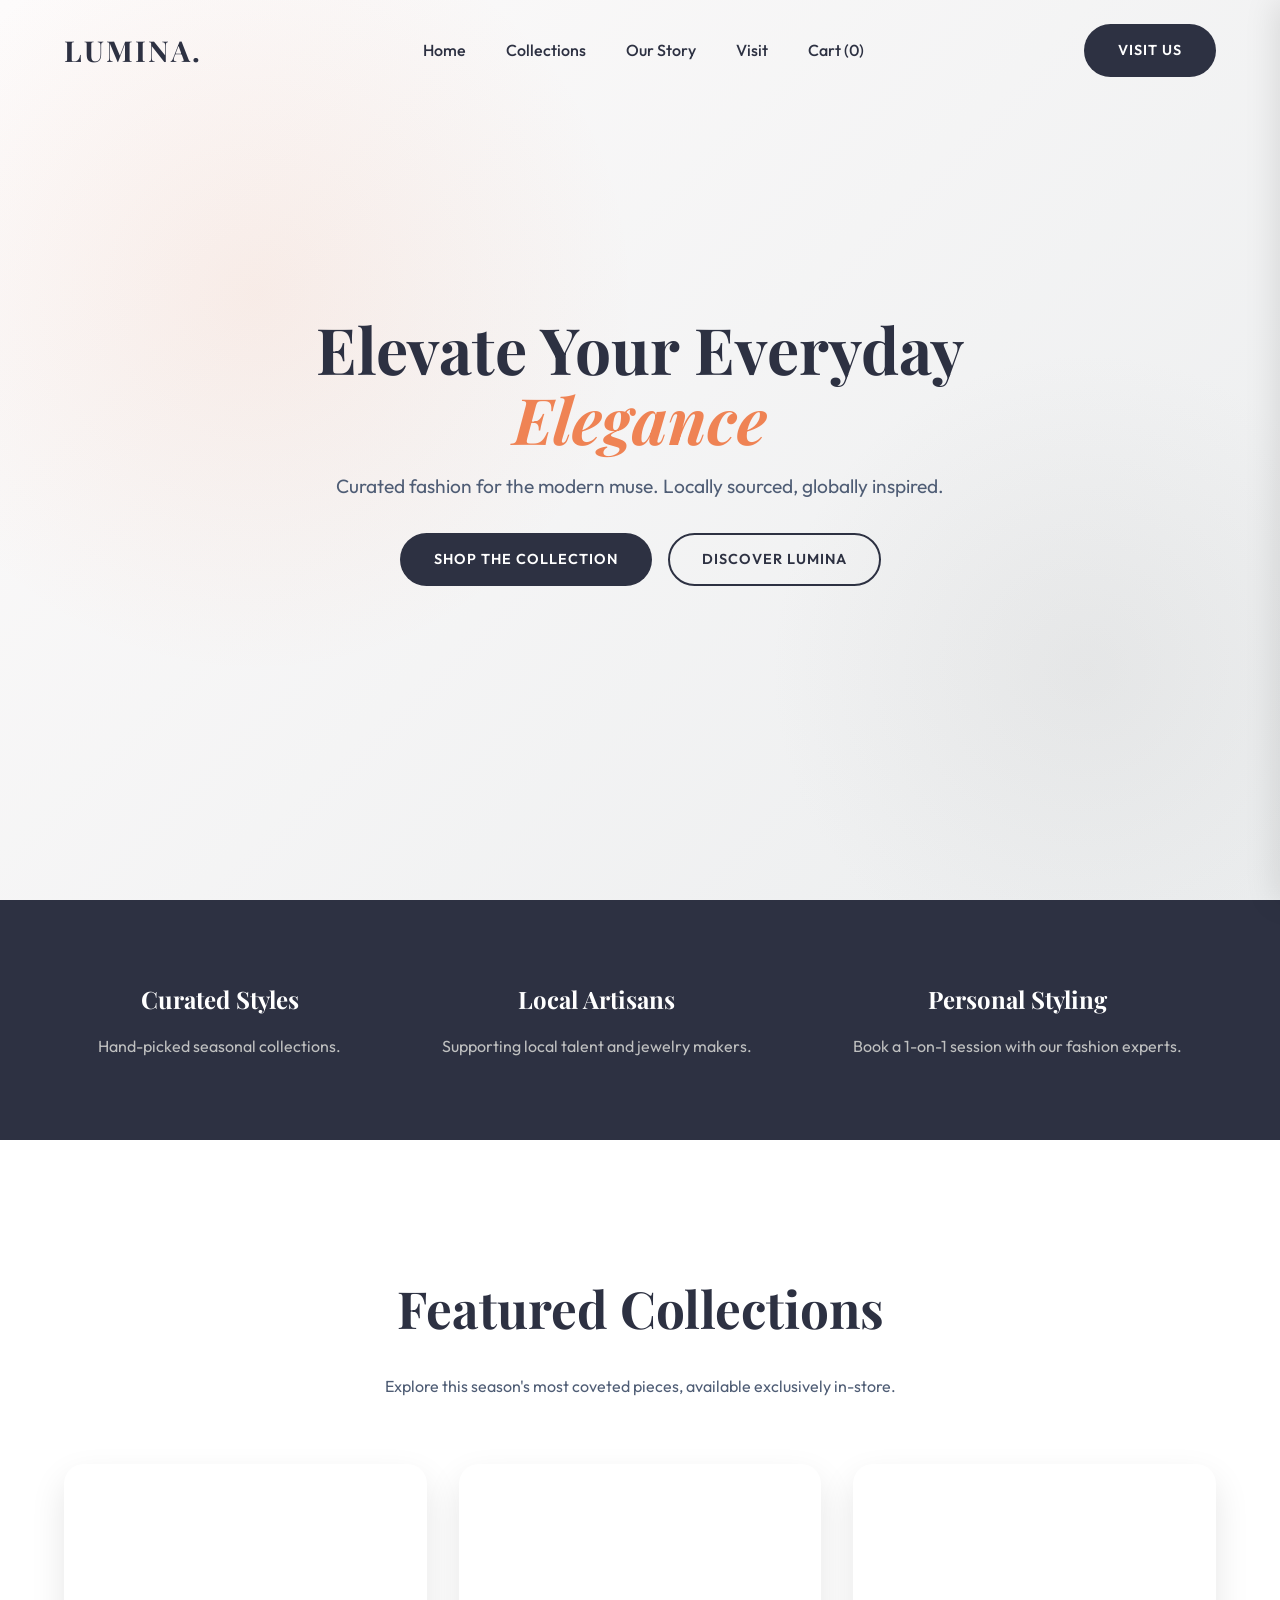
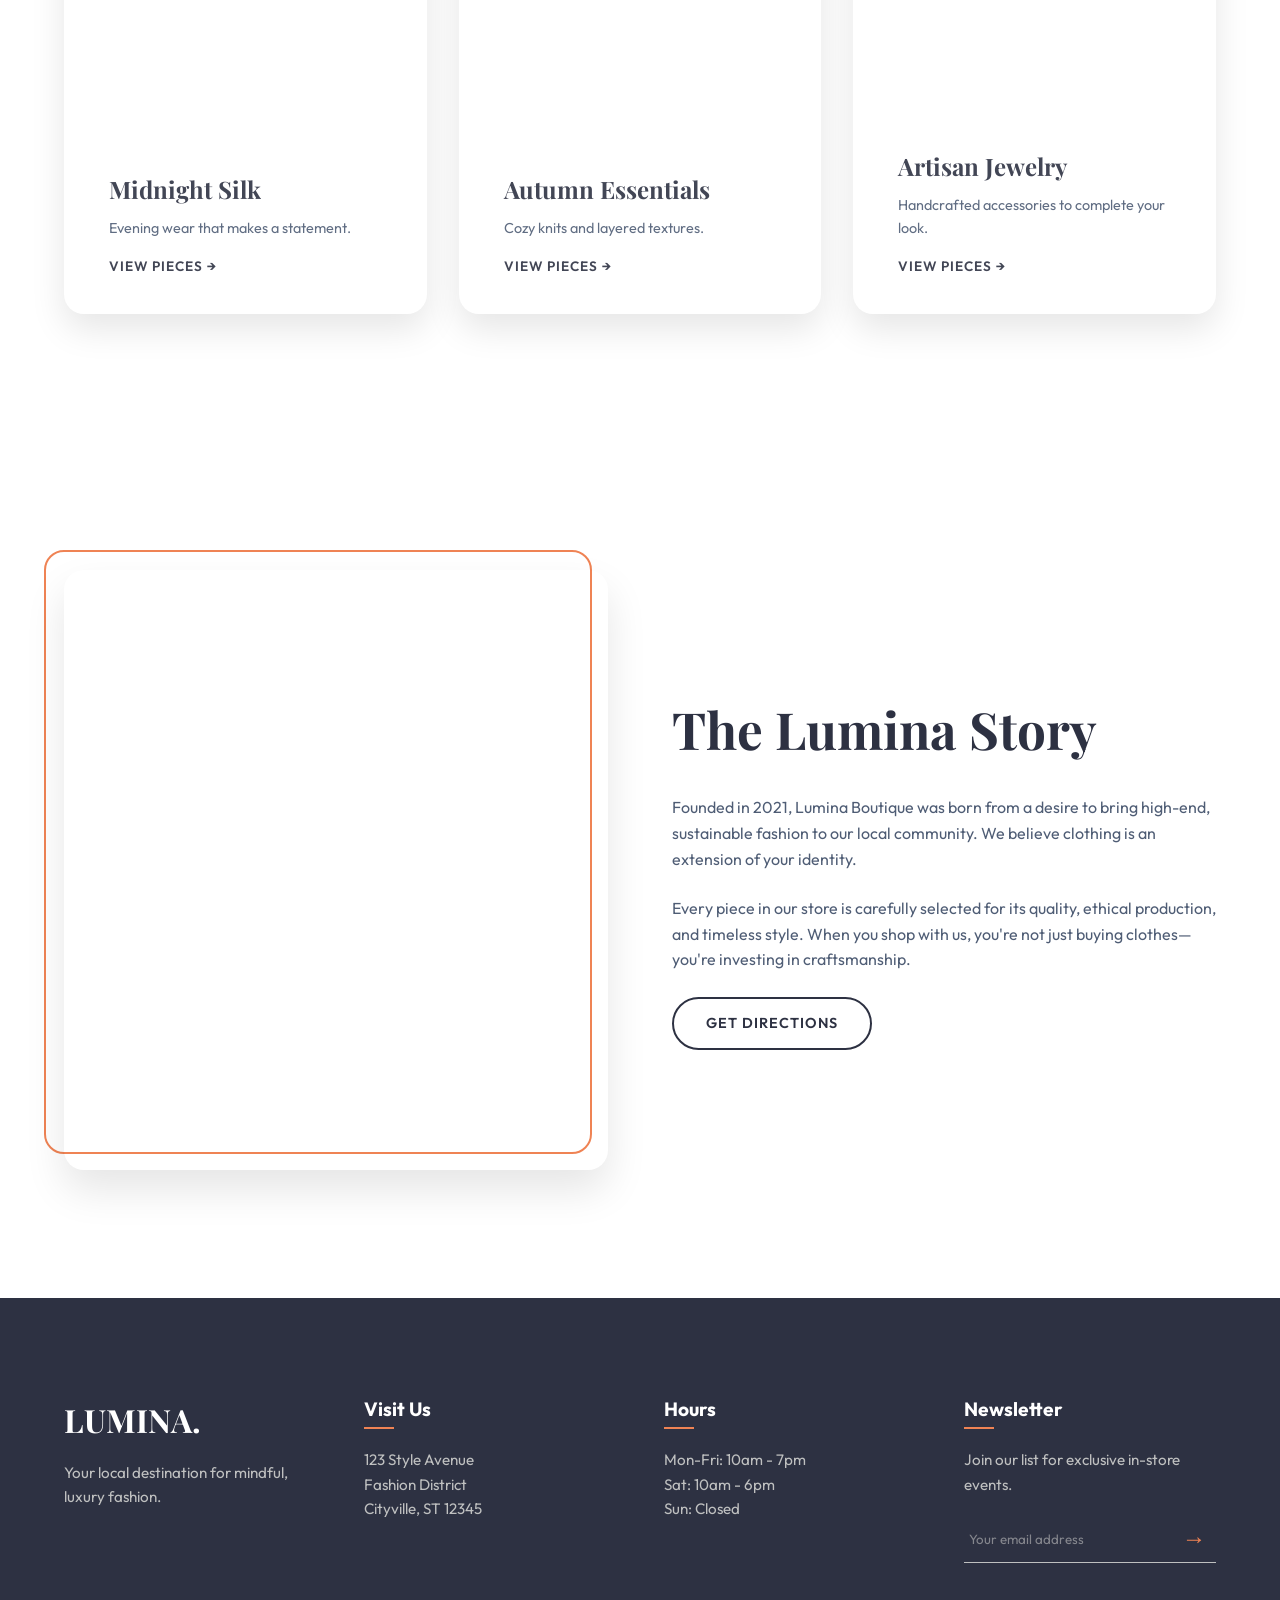
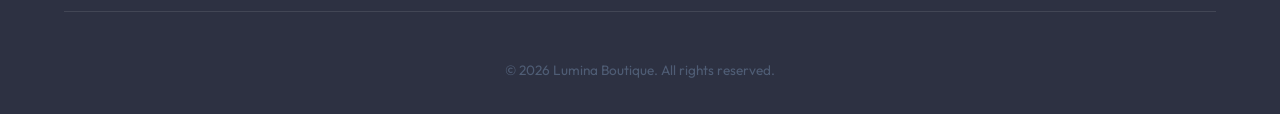
<file: index.html>
<!DOCTYPE html>
<html lang="en">
<head>
    <meta charset="UTF-8">
    <meta name="viewport" content="width=device-width, initial-scale=1.0">
    <title>Lumina Boutique | Local Luxury Clothing</title>
    <meta name="description" content="Discover premium local fashion, jewelry, and accessories at Lumina Boutique.">
    <!-- Google Fonts -->
    <link rel="preconnect" href="https://fonts.googleapis.com">
    <link rel="preconnect" href="https://fonts.gstatic.com" crossorigin>
    <link href="https://fonts.googleapis.com/css2?family=Outfit:wght@300;400;600;800&family=Playfair+Display:ital,wght@0,400;0,700;1,400&display=swap" rel="stylesheet">
    <link rel="stylesheet" href="style.css">
</head>
<body>
    <nav class="navbar" id="navbar">
        <div class="nav-container">
            <a href="#" class="logo">LUMINA.</a>
            <ul class="nav-links">
                <li><a href="#home">Home</a></li>
                <li><a href="collections.html">Collections</a></li>
                <li><a href="#about">Our Story</a></li>
                <li><a href="#visit">Visit</a></li>
                <li><a href="#" class="cart-icon" onclick="toggleCart(event)">Cart (<span id="cart-count">0</span>)</a></li>
            </ul>
            <div class="nav-extra">
                <a href="#visit" class="btn primary">Visit Us</a>
            </div>
            <div class="menu-toggle" id="mobile-menu">
                <span class="bar"></span>
                <span class="bar"></span>
                <span class="bar"></span>
            </div>
        </div>
    </nav>

    <header class="hero" id="home">
        <div class="hero-content reveal">
            <h1 class="hero-title">Elevate Your Everyday <span class="highlight">Elegance</span></h1>
            <p class="hero-subtitle">Curated fashion for the modern muse. Locally sourced, globally inspired.</p>
            <div class="hero-actions">
                <a href="#collections" class="btn primary">Shop the Collection</a>
                <a href="#about" class="btn secondary">Discover Lumina</a>
            </div>
        </div>
    </header>

    <section class="features">
        <div class="feature-wrap reveal">
            <div class="feature-item">
                <h3>Curated Styles</h3>
                <p>Hand-picked seasonal collections.</p>
            </div>
            <div class="feature-item">
                <h3>Local Artisans</h3>
                <p>Supporting local talent and jewelry makers.</p>
            </div>
            <div class="feature-item">
                <h3>Personal Styling</h3>
                <p>Book a 1-on-1 session with our fashion experts.</p>
            </div>
        </div>
    </section>

    <section class="collections" id="collections">
        <div class="section-header reveal">
            <h2>Featured Collections</h2>
            <p>Explore this season's most coveted pieces, available exclusively in-store.</p>
        </div>
        
        <div class="collection-grid">
            <!-- Card 1 -->
            <div class="card reveal-card">
                <div class="card-image bg-img-1"></div>
                <div class="card-content glassmorphism">
                    <h3>Midnight Silk</h3>
                    <p>Evening wear that makes a statement.</p>
                    <a href="collections.html" class="link-btn">View Pieces &rarr;</a>
                </div>
            </div>
            <!-- Card 2 -->
            <div class="card reveal-card">
                <div class="card-image bg-img-2"></div>
                <div class="card-content glassmorphism">
                    <h3>Autumn Essentials</h3>
                    <p>Cozy knits and layered textures.</p>
                    <a href="collections.html" class="link-btn">View Pieces &rarr;</a>
                </div>
            </div>
            <!-- Card 3 -->
            <div class="card reveal-card">
                <div class="card-image bg-img-3"></div>
                <div class="card-content glassmorphism">
                    <h3>Artisan Jewelry</h3>
                    <p>Handcrafted accessories to complete your look.</p>
                    <a href="collections.html" class="link-btn">View Pieces &rarr;</a>
                </div>
            </div>
        </div>
    </section>

    <section class="split-section" id="about">
        <div class="split-image reveal-left js-reveal">
            <div class="img-wrapper bg-img-4"></div>
        </div>
        <div class="split-text reveal-right js-reveal">
            <h2>The Lumina Story</h2>
            <p>Founded in 2021, Lumina Boutique was born from a desire to bring high-end, sustainable fashion to our local community. We believe clothing is an extension of your identity.</p>
            <p>Every piece in our store is carefully selected for its quality, ethical production, and timeless style. When you shop with us, you're not just buying clothes—you're investing in craftsmanship.</p>
            <a href="#visit" class="btn outline">Get Directions</a>
        </div>
    </section>

    <footer id="visit">
        <div class="footer-container reveal">
            <div class="footer-col">
                <a href="#" class="footer-logo">LUMINA.</a>
                <p>Your local destination for mindful, luxury fashion.</p>
            </div>
            <div class="footer-col">
                <h4>Visit Us</h4>
                <p>123 Style Avenue<br>Fashion District<br>Cityville, ST 12345</p>
            </div>
            <div class="footer-col">
                <h4>Hours</h4>
                <p>Mon-Fri: 10am - 7pm<br>Sat: 10am - 6pm<br>Sun: Closed</p>
            </div>
            <div class="footer-col newsletter">
                <h4>Newsletter</h4>
                <p>Join our list for exclusive in-store events.</p>
                <form class="subscribe-form" action="#" onsubmit="event.preventDefault();">
                    <input type="email" placeholder="Your email address" required>
                    <button type="submit">&rarr;</button>
                </form>
            </div>
        </div>
        <div class="footer-bottom">
            <p>&copy; 2026 Lumina Boutique. All rights reserved.</p>
        </div>
    </footer>

    <script src="script.js"></script>

    <!-- Cart Sidebar -->
    <div id="cart-sidebar" class="cart-sidebar">
        <div class="cart-header">
            <h2>Your Cart</h2>
            <button class="close-cart" onclick="toggleCart(event)">&times;</button>
        </div>
        <div class="cart-items" id="cart-items">
            <!-- Cart items will be injected here -->
            <p class="empty-cart">Your cart is empty.</p>
        </div>
        <div class="cart-footer">
            <div class="cart-total">
                <span>Total:</span>
                <span id="cart-total-price">$0.00</span>
            </div>
            <button class="btn primary" style="width: 100%; margin-top: 1rem;">Checkout</button>
        </div>
    </div>
    <div id="cart-overlay" class="cart-overlay" onclick="toggleCart(event)"></div>
</body>
</html>
</file>
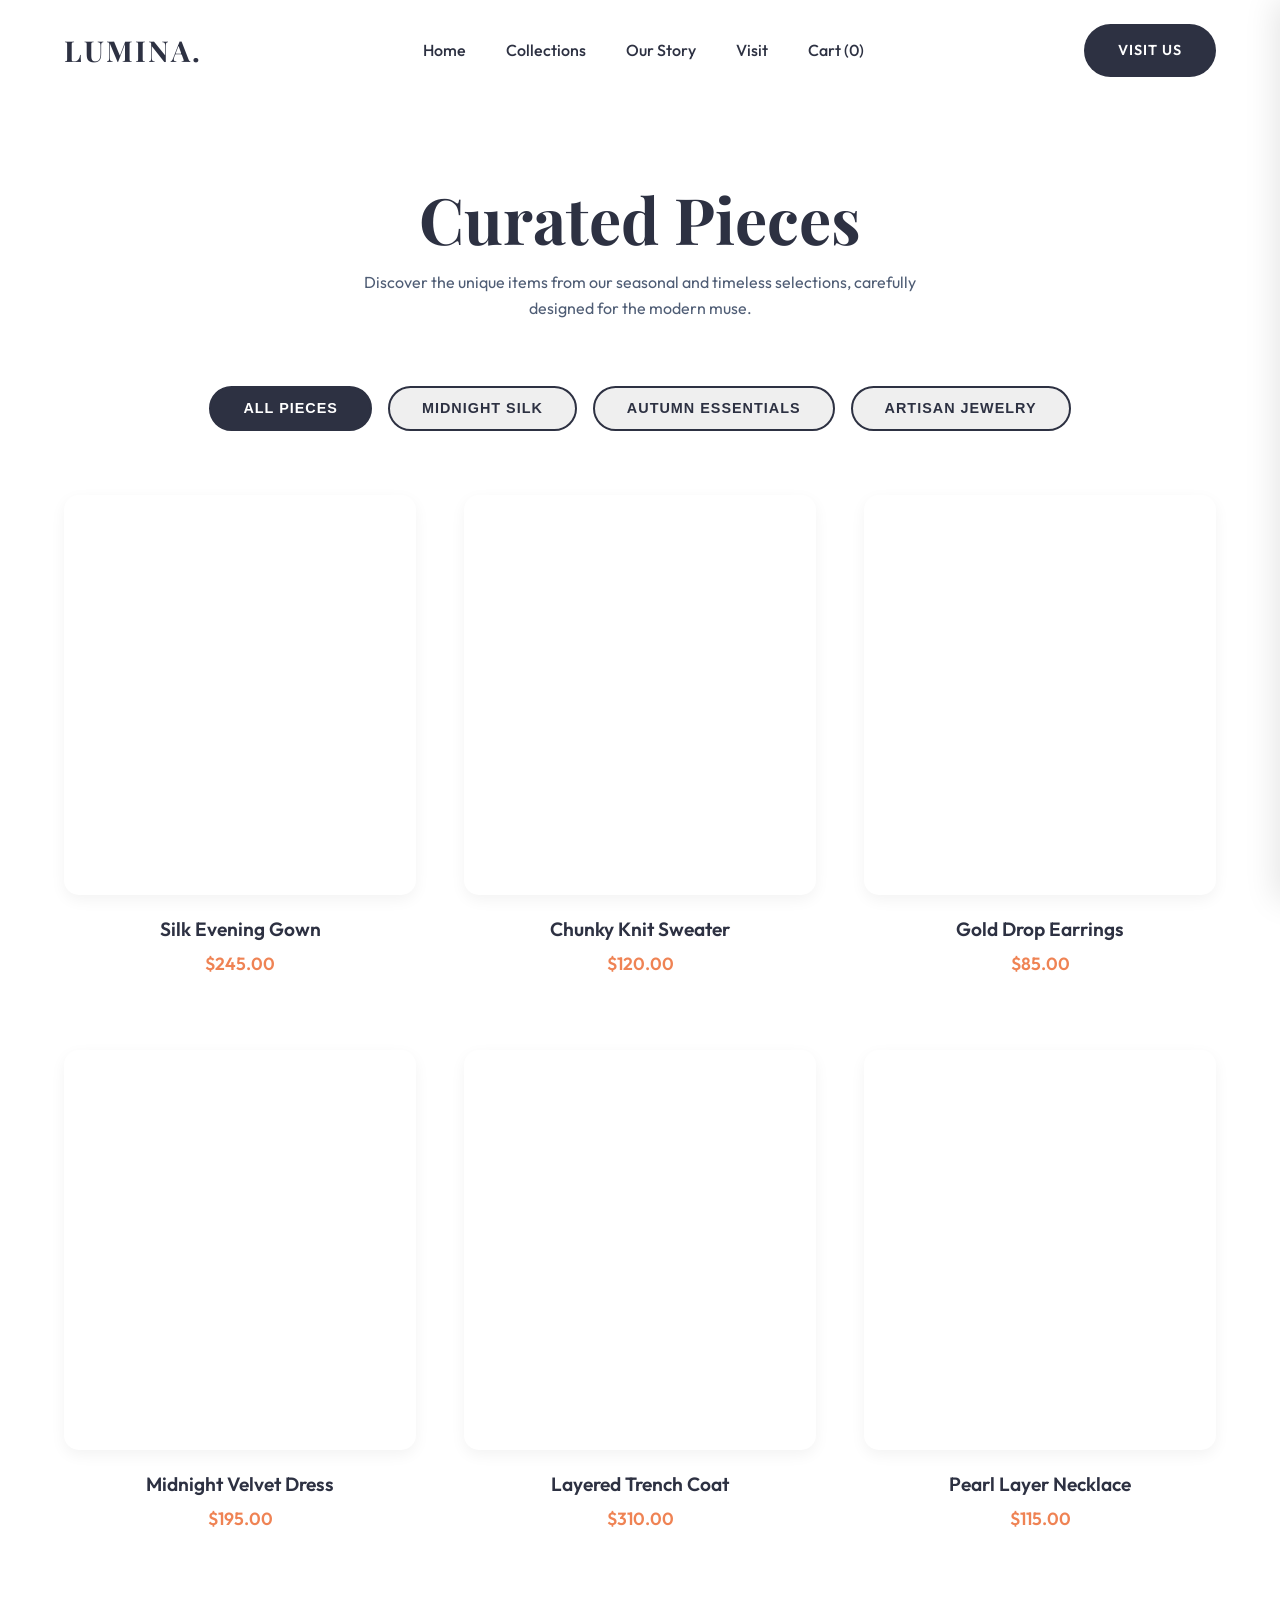
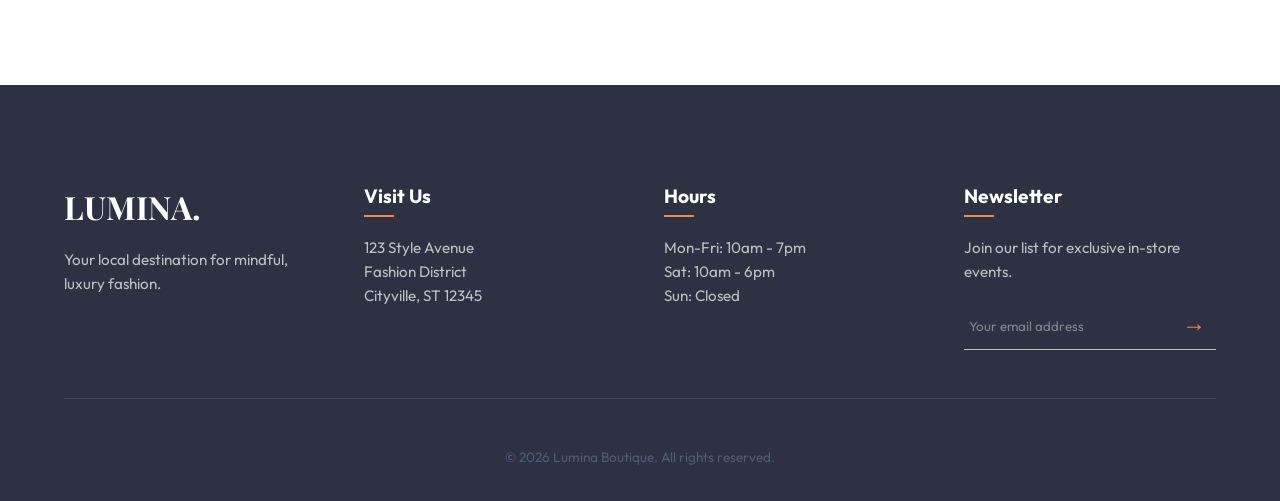
<file: collections.html>
<!DOCTYPE html>
<html lang="en">
<head>
    <meta charset="UTF-8">
    <meta name="viewport" content="width=device-width, initial-scale=1.0">
    <title>Collections | Lumina Boutique</title>
    <!-- Google Fonts -->
    <link rel="preconnect" href="https://fonts.googleapis.com">
    <link rel="preconnect" href="https://fonts.gstatic.com" crossorigin>
    <link href="https://fonts.googleapis.com/css2?family=Outfit:wght@300;400;600;800&family=Playfair+Display:ital,wght@0,400;0,700;1,400&display=swap" rel="stylesheet">
    <link rel="stylesheet" href="style.css">
    <style>
        .product-img {
            height: 400px;
            background-size: cover;
            background-position: center;
            border-radius: 15px;
            margin-bottom: 1.2rem;
            transition: var(--transition);
            cursor: pointer;
            position: relative;
            overflow: hidden;
            box-shadow: 0 5px 15px rgba(0,0,0,0.05);
        }
        .product-img:hover {
            transform: translateY(-5px);
            box-shadow: 0 15px 30px rgba(0,0,0,0.15);
        }
        .product-card {
            text-align: center;
        }
        .product-card h3 {
            font-family: 'Outfit', sans-serif;
            font-size: 1.2rem;
            margin-bottom: 0.3rem;
            font-weight: 600;
        }
        .price {
            color: var(--accent);
            font-weight: 600;
            font-size: 1.1rem;
        }
        .collection-filter {
            display: flex;
            justify-content: center;
            flex-wrap: wrap;
            gap: 1rem;
            margin-bottom: 4rem;
        }
        .collection-filter .btn.active {
            background-color: var(--primary);
            color: #fff;
            border-color: var(--primary);
        }
    </style>
</head>
<body>
    <nav class="navbar scrolled" id="navbar">
        <div class="nav-container">
            <a href="INDEX.HTML" class="logo">LUMINA.</a>
            <ul class="nav-links">
                <li><a href="INDEX.HTML#home">Home</a></li>
                <li><a href="collections.html">Collections</a></li>
                <li><a href="INDEX.HTML#about">Our Story</a></li>
                <li><a href="INDEX.HTML#visit">Visit</a></li>
                <li><a href="#" class="cart-icon" onclick="toggleCart(event)">Cart (<span id="cart-count">0</span>)</a></li>
            </ul>
            <div class="nav-extra">
                <a href="INDEX.HTML#visit" class="btn primary">Visit Us</a>
            </div>
            <div class="menu-toggle" id="mobile-menu">
                <span class="bar"></span>
                <span class="bar"></span>
                <span class="bar"></span>
            </div>
        </div>
    </nav>

    <header class="page-header" style="margin-top: 120px; text-align: center; padding: 4rem 5% 2rem;">
        <h1 class="reveal">Curated Pieces</h1>
        <p class="reveal" style="max-width: 600px; margin: 0 auto;">Discover the unique items from our seasonal and timeless selections, carefully designed for the modern muse.</p>
    </header>

    <section class="products-section" style="padding: 2rem 5% 8rem;">
        <div class="collection-filter reveal" id="filter-buttons">
            <button class="btn secondary active" data-filter="all">All Pieces</button>
            <button class="btn outline" data-filter="silk">Midnight Silk</button>
            <button class="btn outline" data-filter="autumn">Autumn Essentials</button>
            <button class="btn outline" data-filter="jewelry">Artisan Jewelry</button>
        </div>

        <div class="product-grid reveal" id="product-grid" style="display: grid; grid-template-columns: repeat(auto-fit, minmax(280px, 1fr)); gap: 3rem; max-width: 1200px; margin: 0 auto;">
            <!-- Product 1 -->
            <div class="product-card reveal-card" data-category="silk">
                <div class="product-img" style="background-image: url('https://images.unsplash.com/photo-1595777457583-95e059d581b8?ixlib=rb-4.0.3&auto=format&fit=crop&w=800&q=80');">
                    <button class="add-cart-overlay" onclick="addToCart('Silk Evening Gown', 245)">Add to Cart</button>
                </div>
                <h3>Silk Evening Gown</h3>
                <p class="price">$245.00</p>
            </div>
            <!-- Product 2 -->
            <div class="product-card reveal-card" data-category="autumn">
                <div class="product-img" style="background-image: url('https://images.unsplash.com/photo-1434389678369-182cb07cb044?ixlib=rb-4.0.3&auto=format&fit=crop&w=800&q=80');">
                    <button class="add-cart-overlay" onclick="addToCart('Chunky Knit Sweater', 120)">Add to Cart</button>
                </div>
                <h3>Chunky Knit Sweater</h3>
                <p class="price">$120.00</p>
            </div>
            <!-- Product 3 -->
            <div class="product-card reveal-card" data-category="jewelry">
                <div class="product-img" style="background-image: url('https://images.unsplash.com/photo-1515562141207-7a88fb7ce338?ixlib=rb-4.0.3&auto=format&fit=crop&w=800&q=80');">
                    <button class="add-cart-overlay" onclick="addToCart('Gold Drop Earrings', 85)">Add to Cart</button>
                </div>
                <h3>Gold Drop Earrings</h3>
                <p class="price">$85.00</p>
            </div>
            <!-- Product 4 -->
            <div class="product-card reveal-card" data-category="silk">
                <div class="product-img" style="background-image: url('https://images.unsplash.com/photo-1583394838336-acd977736f90?ixlib=rb-4.0.3&auto=format&fit=crop&w=800&q=80');">
                    <button class="add-cart-overlay" onclick="addToCart('Midnight Velvet Dress', 195)">Add to Cart</button>
                </div>
                <h3>Midnight Velvet Dress</h3>
                <p class="price">$195.00</p>
            </div>
            <!-- Product 5 -->
            <div class="product-card reveal-card" data-category="autumn">
                <div class="product-img" style="background-image: url('https://images.unsplash.com/photo-1591369822096-ffd140ec948f?ixlib=rb-4.0.3&auto=format&fit=crop&w=800&q=80');">
                    <button class="add-cart-overlay" onclick="addToCart('Layered Trench Coat', 310)">Add to Cart</button>
                </div>
                <h3>Layered Trench Coat</h3>
                <p class="price">$310.00</p>
            </div>
            <!-- Product 6 -->
            <div class="product-card reveal-card" data-category="jewelry">
                <div class="product-img" style="background-image: url('https://images.unsplash.com/photo-1611591437281-460bfbe1220a?ixlib=rb-4.0.3&auto=format&fit=crop&w=800&q=80');">
                    <button class="add-cart-overlay" onclick="addToCart('Pearl Layer Necklace', 115)">Add to Cart</button>
                </div>
                <h3>Pearl Layer Necklace</h3>
                <p class="price">$115.00</p>
            </div>
        </div>
    </section>

    <footer id="visit">
        <div class="footer-container reveal">
            <div class="footer-col">
                <a href="INDEX.HTML" class="footer-logo">LUMINA.</a>
                <p>Your local destination for mindful, luxury fashion.</p>
            </div>
            <div class="footer-col">
                <h4>Visit Us</h4>
                <p>123 Style Avenue<br>Fashion District<br>Cityville, ST 12345</p>
            </div>
            <div class="footer-col">
                <h4>Hours</h4>
                <p>Mon-Fri: 10am - 7pm<br>Sat: 10am - 6pm<br>Sun: Closed</p>
            </div>
            <div class="footer-col newsletter">
                <h4>Newsletter</h4>
                <p>Join our list for exclusive in-store events.</p>
                <form class="subscribe-form" action="#" onsubmit="event.preventDefault();">
                    <input type="email" placeholder="Your email address" required>
                    <button type="submit">&rarr;</button>
                </form>
            </div>
        </div>
        <div class="footer-bottom">
            <p>&copy; 2026 Lumina Boutique. All rights reserved.</p>
        </div>
    </footer>

    <script src="script.js"></script>

    <!-- Cart Sidebar -->
    <div id="cart-sidebar" class="cart-sidebar">
        <div class="cart-header">
            <h2>Your Cart</h2>
            <button class="close-cart" onclick="toggleCart(event)">&times;</button>
        </div>
        <div class="cart-items" id="cart-items">
            <!-- Cart items will be injected here -->
            <p class="empty-cart">Your cart is empty.</p>
        </div>
        <div class="cart-footer">
            <div class="cart-total">
                <span>Total:</span>
                <span id="cart-total-price">$0.00</span>
            </div>
            <button class="btn primary" style="width: 100%; margin-top: 1rem;">Checkout</button>
        </div>
    </div>
    <div id="cart-overlay" class="cart-overlay" onclick="toggleCart(event)"></div>
</body>
</html>
</file>
<file: style.css>
:root {
  --primary: #2d3142;
  --secondary: #bfc0c0;
  --accent: #ef8354;
  --bg-color: #ffffff;
  --text-main: #2d3142;
  --text-light: #4f5d75;
  --glass-bg: rgba(255, 255, 255, 0.7);
  --glass-border: rgba(255, 255, 255, 0.2);
  --transition: all 0.3s cubic-bezier(0.25, 0.8, 0.25, 1);
}

* {
  margin: 0;
  padding: 0;
  box-sizing: border-box;
}

body {
  font-family: 'Outfit', sans-serif;
  background-color: var(--bg-color);
  color: var(--text-main);
  line-height: 1.6;
  overflow-x: hidden;
}

h1, h2, h3, h4, .logo, .footer-logo {
  font-family: 'Playfair Display', serif;
}

a {
  text-decoration: none;
  color: inherit;
}

ul {
  list-style: none;
}

/* Typography */
h1 {
  font-size: clamp(3rem, 5vw, 5rem);
  line-height: 1.1;
  margin-bottom: 1rem;
}

h2 {
  font-size: clamp(2.5rem, 4vw, 3.5rem);
  margin-bottom: 1.5rem;
}

h3 {
  font-size: 1.5rem;
  margin-bottom: 0.5rem;
}

p {
  color: var(--text-light);
  margin-bottom: 1.5rem;
}

.highlight {
  color: var(--accent);
  font-style: italic;
}

/* Buttons */
.btn {
  display: inline-block;
  padding: 0.8rem 2rem;
  border-radius: 30px;
  font-weight: 600;
  text-transform: uppercase;
  letter-spacing: 1px;
  font-size: 0.9rem;
  transition: var(--transition);
  cursor: pointer;
  border: 2px solid transparent;
}

.btn.primary {
  background-color: var(--primary);
  color: #fff;
}

.btn.primary:hover {
  background-color: transparent;
  color: var(--primary);
  border-color: var(--primary);
  transform: translateY(-3px);
  box-shadow: 0 10px 20px rgba(45, 49, 66, 0.15);
}

.btn.secondary {
  background-color: transparent;
  color: var(--primary);
  border-color: var(--primary);
}

.btn.secondary:hover {
  background-color: var(--primary);
  color: #fff;
  transform: translateY(-3px);
  box-shadow: 0 10px 20px rgba(45, 49, 66, 0.15);
}

.btn.outline {
  border-color: var(--primary);
  color: var(--primary);
}

.btn.outline:hover {
  background-color: var(--primary);
  color: #fff;
}

.link-btn {
  display: inline-block;
  font-weight: 600;
  color: var(--primary);
  text-transform: uppercase;
  font-size: 0.85rem;
  letter-spacing: 1px;
  margin-top: 1rem;
  transition: var(--transition);
}

.link-btn:hover {
  color: var(--accent);
  transform: translateX(5px);
}

/* Navbar */
.navbar {
  position: fixed;
  top: 0;
  left: 0;
  width: 100%;
  padding: 1.5rem 5%;
  z-index: 1000;
  transition: var(--transition);
}

.navbar.scrolled {
  background: var(--glass-bg);
  backdrop-filter: blur(10px);
  -webkit-backdrop-filter: blur(10px);
  padding: 1rem 5%;
  box-shadow: 0 4px 30px rgba(0, 0, 0, 0.05);
  border-bottom: 1px solid var(--glass-border);
}

.nav-container {
  display: flex;
  justify-content: space-between;
  align-items: center;
  max-width: 1400px;
  margin: 0 auto;
}

.logo {
  font-size: 1.8rem;
  font-weight: 700;
  letter-spacing: 2px;
}

.nav-links {
  display: flex;
  gap: 2.5rem;
}

.nav-links li a {
  font-weight: 500;
  font-size: 1rem;
  position: relative;
  transition: var(--transition);
}

.nav-links li a::after {
  content: '';
  position: absolute;
  width: 0;
  height: 2px;
  bottom: -4px;
  left: 0;
  background-color: var(--accent);
  transition: var(--transition);
}

.nav-links li a:hover::after {
  width: 100%;
}

.menu-toggle {
  display: none;
  cursor: pointer;
}

.menu-toggle .bar {
  display: block;
  width: 25px;
  height: 3px;
  margin: 5px auto;
  transition: all 0.3s ease-in-out;
  background-color: var(--primary);
}

/* Hero Section */
.hero {
  min-height: 100vh;
  display: flex;
  align-items: center;
  justify-content: center;
  text-align: center;
  padding: 0 5%;
  position: relative;
  background: linear-gradient(135deg, #fdfbfb 0%, #ebedee 100%);
  overflow: hidden;
}

/* Add a subtle background abstract shape */
.hero::before {
  content: '';
  position: absolute;
  width: 60vw;
  height: 60vw;
  border-radius: 50%;
  background: radial-gradient(circle, rgba(239, 131, 84, 0.1) 0%, rgba(255, 255, 255, 0) 70%);
  top: -10%;
  left: -10%;
  z-index: 0;
  animation: pulse 10s infinite alternate;
}

.hero::after {
  content: '';
  position: absolute;
  width: 50vw;
  height: 50vw;
  border-radius: 50%;
  background: radial-gradient(circle, rgba(191, 192, 192, 0.2) 0%, rgba(255, 255, 255, 0) 70%);
  bottom: -10%;
  right: -10%;
  z-index: 0;
  animation: pulse 12s infinite alternate-reverse;
}

@keyframes pulse {
  0% { transform: scale(1); }
  100% { transform: scale(1.1); }
}

.hero-content {
  position: relative;
  z-index: 1;
  max-width: 800px;
}

.hero-subtitle {
  font-size: 1.2rem;
  margin-bottom: 2rem;
}

.hero-actions {
  display: flex;
  gap: 1rem;
  justify-content: center;
}

/* Features */
.features {
  padding: 5rem 5%;
  background-color: var(--primary);
  color: #fff;
}

.feature-wrap {
  display: flex;
  justify-content: space-around;
  flex-wrap: wrap;
  gap: 2rem;
  max-width: 1200px;
  margin: 0 auto;
  text-align: center;
}

.feature-item h3 {
  color: #fff;
  margin-bottom: 1rem;
}

.feature-item p {
  color: var(--secondary);
  margin-bottom: 0;
}

/* Collections */
.collections {
  padding: 8rem 5%;
}

.section-header {
  text-align: center;
  margin-bottom: 4rem;
}

.collection-grid {
  display: grid;
  grid-template-columns: repeat(auto-fit, minmax(300px, 1fr));
  gap: 2rem;
  max-width: 1200px;
  margin: 0 auto;
}

.card {
  position: relative;
  border-radius: 20px;
  overflow: hidden;
  height: 450px;
  box-shadow: 0 15px 35px rgba(0, 0, 0, 0.1);
  transition: transform 0.5s cubic-bezier(0.25, 0.8, 0.25, 1);
}

.card:hover {
  transform: translateY(-10px);
}

.card-image {
  position: absolute;
  top: 0;
  left: 0;
  width: 100%;
  height: 100%;
  background-size: cover;
  background-position: center;
  transition: transform 0.8s ease;
}

.card:hover .card-image {
  transform: scale(1.05);
}

.bg-img-1 { background-image: url('https://images.unsplash.com/photo-1539008835657-9e8e9680c956?ixlib=rb-4.0.3&auto=format&fit=crop&w=800&q=80'); }
.bg-img-2 { background-image: url('https://images.unsplash.com/photo-1434389678369-182cb07cb044?ixlib=rb-4.0.3&auto=format&fit=crop&w=800&q=80'); }
.bg-img-3 { background-image: url('https://images.unsplash.com/photo-1515562141207-7a88fb7ce338?ixlib=rb-4.0.3&auto=format&fit=crop&w=800&q=80'); }

.card-content {
  position: absolute;
  bottom: 20px;
  left: 20px;
  right: 20px;
  padding: 1.5rem;
  border-radius: 15px;
  transform: translateY(10px);
  opacity: 0.9;
  transition: all 0.4s ease;
}

.card:hover .card-content {
  transform: translateY(0);
  opacity: 1;
}

.glassmorphism {
  background: var(--glass-bg);
  backdrop-filter: blur(10px);
  -webkit-backdrop-filter: blur(10px);
  border: 1px solid var(--glass-border);
}

.card-content h3 {
  margin-bottom: 0.5rem;
  color: var(--text-main);
}

.card-content p {
  font-size: 0.9rem;
  margin-bottom: 0;
}

/* Split Section */
.split-section {
  display: flex;
  flex-wrap: wrap;
  padding: 8rem 5%;
  max-width: 1400px;
  margin: 0 auto;
  align-items: center;
  gap: 4rem;
}

.split-image {
  flex: 1;
  min-width: 300px;
  position: relative;
}

.img-wrapper {
  width: 100%;
  height: 600px;
  border-radius: 20px;
  background-size: cover;
  background-position: center;
  box-shadow: 0 20px 40px rgba(0, 0, 0, 0.1);
}

.bg-img-4 { background-image: url('https://images.unsplash.com/photo-1567401893414-76b7b1e5a7a5?ixlib=rb-4.0.3&auto=format&fit=crop&w=1000&q=80'); }

/* Decorative frame */
.split-image::after {
  content: '';
  position: absolute;
  top: -20px;
  left: -20px;
  width: 100%;
  height: 100%;
  border: 2px solid var(--accent);
  border-radius: 20px;
  z-index: -1;
}

.split-text {
  flex: 1;
  min-width: 300px;
}

/* Footer */
footer {
  background-color: var(--primary);
  color: #fff;
  padding: 6rem 5% 2rem;
}

.footer-container {
  display: flex;
  flex-wrap: wrap;
  gap: 3rem;
  max-width: 1200px;
  margin: 0 auto;
  justify-content: space-between;
}

.footer-col {
  flex: 1;
  min-width: 200px;
}

.footer-col h4 {
  font-family: 'Outfit', sans-serif;
  font-size: 1.2rem;
  margin-bottom: 1.5rem;
  position: relative;
  display: inline-block;
}

.footer-col h4::after {
  content: '';
  position: absolute;
  left: 0;
  bottom: -5px;
  width: 30px;
  height: 2px;
  background-color: var(--accent);
}

.footer-col p {
  color: var(--secondary);
  font-size: 0.95rem;
}

.footer-logo {
  font-size: 2rem;
  font-weight: 700;
  display: block;
  margin-bottom: 1rem;
}

.subscribe-form {
  display: flex;
  margin-top: 1.5rem;
  border-bottom: 1px solid var(--secondary);
  padding-bottom: 5px;
}

.subscribe-form input {
  flex: 1;
  background: transparent;
  border: none;
  color: #fff;
  padding: 10px 5px;
  font-family: inherit;
  outline: none;
}

.subscribe-form input::placeholder {
  color: rgba(191, 192, 192, 0.6);
}

.subscribe-form button {
  background: transparent;
  border: none;
  color: var(--accent);
  font-size: 1.5rem;
  cursor: pointer;
  padding: 0 10px;
  transition: transform 0.3s;
}

.subscribe-form button:hover {
  transform: translateX(5px);
}

.footer-bottom {
  text-align: center;
  padding-top: 3rem;
  margin-top: 3rem;
  border-top: 1px solid rgba(255, 255, 255, 0.1);
}

.footer-bottom p {
  margin-bottom: 0;
  font-size: 0.85rem;
}

/* Cart Sidebar */
.cart-sidebar {
  position: fixed;
  top: 0;
  right: -400px;
  width: 400px;
  max-width: 100vw;
  height: 100vh;
  background-color: var(--bg-color);
  box-shadow: -5px 0 30px rgba(0,0,0,0.1);
  z-index: 1050;
  transition: right 0.4s cubic-bezier(0.25, 0.8, 0.25, 1);
  display: flex;
  flex-direction: column;
}

.cart-sidebar.open {
  right: 0;
}

.cart-overlay {
  position: fixed;
  top: 0;
  left: 0;
  width: 100vw;
  height: 100vh;
  background: rgba(0,0,0,0.5);
  z-index: 1040;
  opacity: 0;
  pointer-events: none;
  transition: opacity 0.4s;
}

.cart-overlay.open {
  opacity: 1;
  pointer-events: auto;
}

.cart-header {
  padding: 1.5rem;
  border-bottom: 1px solid var(--glass-border);
  display: flex;
  justify-content: space-between;
  align-items: center;
}

.cart-header h2 {
  font-size: 1.5rem;
  margin: 0;
}

.close-cart {
  background: none;
  border: none;
  font-size: 2rem;
  cursor: pointer;
  color: var(--text-main);
  transition: transform 0.3s;
}

.close-cart:hover {
  transform: rotate(90deg) scale(1.1);
  color: var(--accent);
}

.cart-items {
  flex: 1;
  overflow-y: auto;
  padding: 1.5rem;
}

.cart-item {
  display: flex;
  justify-content: space-between;
  align-items: center;
  margin-bottom: 1rem;
  padding-bottom: 1rem;
  border-bottom: 1px solid #eee;
}

.cart-item-info {
  display: flex;
  flex-direction: column;
}

.cart-item-title {
  font-weight: 600;
  font-size: 1rem;
}

.cart-item-price {
  color: var(--accent);
  font-size: 0.9rem;
}

.remove-item {
  background: none;
  border: none;
  color: #ff4d4d;
  cursor: pointer;
  font-size: 0.8rem;
  margin-top: 5px;
  text-align: left;
}

.cart-footer {
  padding: 1.5rem;
  border-top: 1px solid var(--glass-border);
  background-color: #fafafa;
}

.cart-total {
  display: flex;
  justify-content: space-between;
  font-size: 1.2rem;
  font-weight: 600;
}

/* Add to Cart Button Overlay */
.add-cart-overlay {
  position: absolute;
  bottom: -50px;
  left: 50%;
  transform: translateX(-50%);
  background-color: var(--primary);
  color: #fff;
  border: none;
  padding: 0.8rem 1.5rem;
  border-radius: 30px;
  font-family: inherit;
  font-weight: 600;
  cursor: pointer;
  opacity: 0;
  transition: all 0.3s;
  box-shadow: 0 5px 15px rgba(0,0,0,0.2);
}

.product-img:hover .add-cart-overlay {
  bottom: 20px;
  opacity: 1;
}

.add-cart-overlay:hover {
  background-color: var(--accent);
}

/* Animations */
.reveal, .reveal-card, .reveal-left, .reveal-right {
  opacity: 0;
  transform: translateY(30px);
  transition: all 0.8s ease-out;
}

.reveal-left {
  transform: translateX(-50px);
}

.reveal-right {
  transform: translateX(50px);
}

.reveal.active, .reveal-card.active, .reveal-left.active, .reveal-right.active {
  opacity: 1;
  transform: translate(0, 0);
}

/* Stagger card reveals */
.collection-grid .reveal-card:nth-child(1) { transition-delay: 0.1s; }
.collection-grid .reveal-card:nth-child(2) { transition-delay: 0.2s; }
.collection-grid .reveal-card:nth-child(3) { transition-delay: 0.3s; }

/* Responsive adjustments */
@media (max-width: 900px) {
  .split-section {
    flex-direction: column;
  }
  
  .split-image::after {
    display: none;
  }
  
  .img-wrapper {
    height: 400px;
  }
}

@media (max-width: 768px) {
  .nav-links, .nav-extra {
    display: none;
  }
  
  .menu-toggle {
    display: block;
    z-index: 1001;
  }
  
  .nav-links.active {
    display: flex;
    flex-direction: column;
    position: fixed;
    top: 0;
    left: 0;
    width: 100%;
    height: 100vh;
    background: var(--bg-color);
    justify-content: center;
    align-items: center;
    font-size: 1.5rem;
    z-index: 1000;
  }

  .nav-links.active li a {
    font-size: 1.5rem;
  }
  
  /* Hamburger Animation */
  .menu-toggle.is-active .bar:nth-child(2) {
    opacity: 0;
  }
  .menu-toggle.is-active .bar:nth-child(1) {
    transform: translateY(8px) rotate(45deg);
  }
  .menu-toggle.is-active .bar:nth-child(3) {
    transform: translateY(-8px) rotate(-45deg);
  }

  h1 {
    font-size: clamp(2.5rem, 8vw, 3.5rem);
  }

  .hero-actions {
    flex-direction: column;
    padding: 0 10%;
  }

  .hero::before, .hero::after {
    display: none;
  }
}
</file>
